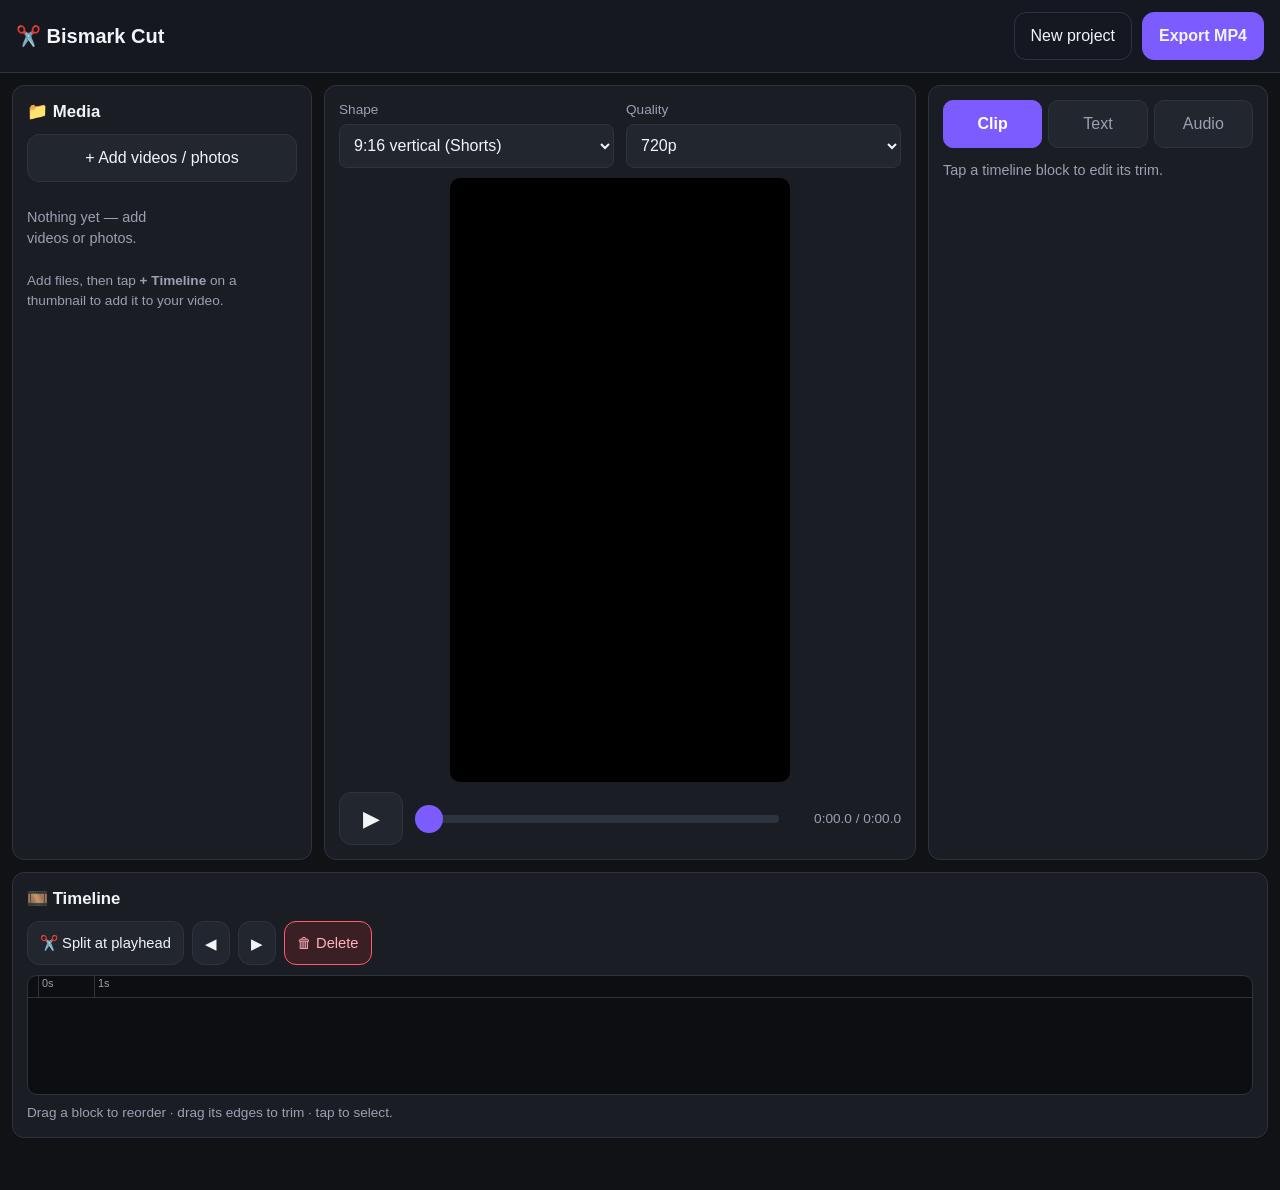
<file: index.html>
<!DOCTYPE html>
<html lang="en">
<head>
<meta charset="UTF-8">
<meta name="viewport" content="width=device-width, initial-scale=1, maximum-scale=1, user-scalable=no">
<title>Bismark Cut — Simple Video Editor</title>
<link rel="stylesheet" href="styles.css">
<script type="importmap">
{
  "imports": {
    "@ffmpeg/ffmpeg": "https://cdn.jsdelivr.net/npm/@ffmpeg/ffmpeg@0.12.15/dist/esm/index.js",
    "@ffmpeg/util": "https://cdn.jsdelivr.net/npm/@ffmpeg/util@0.12.2/dist/esm/index.js"
  }
}
</script>
</head>
<body>
<header class="topbar">
  <div class="logo">✂️ Bismark Cut</div>
  <div class="top-actions">
    <button id="btn-new" class="btn ghost">New project</button>
    <button id="btn-export" class="btn primary">Export MP4</button>
  </div>
</header>

<main class="layout">
  <!-- MEDIA BIN -->
  <section class="panel" id="media-panel">
    <h2>📁 Media</h2>
    <button id="btn-add-media" class="btn wide">+ Add videos / photos</button>
    <input type="file" id="file-media" accept="video/*,image/*" multiple hidden>
    <div id="media-bin" class="media-bin"></div>
    <p class="hint">Add files, then tap <b>+ Timeline</b> on a thumbnail to add it to your video.</p>
  </section>

  <!-- PREVIEW -->
  <section class="panel" id="preview-panel">
    <div class="settings-row">
      <label>Shape
        <select id="sel-aspect">
          <option value="9:16" selected>9:16 vertical (Shorts)</option>
          <option value="16:9">16:9 widescreen</option>
          <option value="1:1">1:1 square</option>
        </select>
      </label>
      <label>Quality
        <select id="sel-res">
          <option value="720p" selected>720p</option>
          <option value="1080p">1080p</option>
        </select>
      </label>
    </div>
    <div id="stage-wrap">
      <div id="stage">
        <video id="preview-video" playsinline preload="auto"></video>
        <img id="preview-img" alt="" hidden>
        <div id="overlay-layer"></div>
      </div>
    </div>
    <div class="transport">
      <button id="btn-play" class="btn big" aria-label="Play or pause">▶</button>
      <input type="range" id="seek" min="0" max="1000" value="0" step="1" aria-label="Seek">
      <span id="time-display">0:00 / 0:00</span>
    </div>
  </section>

  <!-- TIMELINE -->
  <section class="panel" id="timeline-panel">
    <h2>🎞️ Timeline</h2>
    <div class="tl-toolbar">
      <button id="btn-split" class="btn">✂️ Split at playhead</button>
      <button id="btn-move-left" class="btn" title="Move clip left">◀</button>
      <button id="btn-move-right" class="btn" title="Move clip right">▶</button>
      <button id="btn-del-clip" class="btn danger">🗑 Delete</button>
    </div>
    <div id="tl-scroll">
      <div id="tl-inner">
        <div id="tl-ruler"></div>
        <div id="tl-track"></div>
        <div id="tl-playhead" hidden></div>
      </div>
    </div>
    <p class="hint">Drag a block to reorder · drag its edges to trim · tap to select.</p>
  </section>

  <!-- INSPECTOR -->
  <section class="panel" id="inspector">
    <div class="tabs" role="tablist">
      <button class="tab active" data-tab="clip">Clip</button>
      <button class="tab" data-tab="text">Text</button>
      <button class="tab" data-tab="audio">Audio</button>
    </div>

    <div id="tab-clip" class="tabpage">
      <div id="clip-empty" class="empty-note">Tap a timeline block to edit its trim.</div>
      <div id="clip-editor" hidden>
        <p class="clip-name" id="clip-name"></p>
        <label>Trim start <span id="ts-val"></span>
          <input type="range" id="trim-start" min="0" max="100" step="0.05" value="0">
        </label>
        <label>Trim end <span id="te-val"></span>
          <input type="range" id="trim-end" min="0" max="100" step="0.05" value="0">
        </label>
        <label id="img-dur-row" hidden>Photo length (sec)
          <input type="number" id="img-dur" min="0.5" max="30" step="0.5" value="3">
        </label>
        <p class="hint">Clip plays <b id="clip-len"></b> in the final video.</p>
      </div>
    </div>

    <div id="tab-text" class="tabpage" hidden>
      <button id="btn-add-text" class="btn wide">+ Add caption</button>
      <div id="overlay-list"></div>
      <div id="text-editor" class="card" hidden>
        <label>Text
          <textarea id="ov-text" rows="2" placeholder="watch me be cool"></textarea>
        </label>
        <div class="row2">
          <label>Starts (sec)<input type="number" id="ov-start" min="0" step="0.1" value="0"></label>
          <label>Ends (sec)<input type="number" id="ov-end" min="0" step="0.1" value="2"></label>
        </div>
        <label>Position</label>
        <div class="pos-row">
          <button class="btn pos-btn" data-pos="top">Top</button>
          <button class="btn pos-btn" data-pos="center">Center</button>
          <button class="btn pos-btn" data-pos="bottom">Bottom</button>
        </div>
        <p class="hint">Or drag the caption on the preview to place it anywhere.</p>
        <div class="row2">
          <label>Size<input type="range" id="ov-size" min="20" max="120" value="56"></label>
          <label>Color<input type="color" id="ov-color" value="#ffffff"></label>
        </div>
        <label class="check"><input type="checkbox" id="ov-bg"> Dark box behind text</label>
        <div class="row2">
          <button id="ov-done" class="btn primary">Done</button>
          <button id="ov-delete" class="btn danger">Delete</button>
        </div>
      </div>
    </div>

    <div id="tab-audio" class="tabpage" hidden>
      <button id="btn-add-music" class="btn wide">+ Add background music</button>
      <input type="file" id="file-music" accept="audio/*" hidden>
      <div id="music-info" class="card" hidden>
        <p class="clip-name" id="music-name"></p>
        <label>Music volume
          <input type="range" id="music-vol" min="0" max="1" step="0.05" value="0.5">
        </label>
        <label class="check"><input type="checkbox" id="mute-orig"> Mute original clip sound</label>
        <button id="btn-del-music" class="btn danger">Remove music</button>
      </div>
      <p class="hint">Music plays under your whole video. Original clip sound stays unless muted.</p>
    </div>
  </section>
</main>

<!-- EXPORT MODAL -->
<div id="export-modal" class="modal" hidden>
  <div class="modal-card">
    <h2 id="exp-title">Exporting video…</h2>
    <div class="progress"><div id="exp-bar"></div></div>
    <p id="exp-status">Getting ready…</p>
    <pre id="exp-log"></pre>
    <a id="exp-download" class="btn primary wide" hidden>⬇ Download MP4</a>
    <button id="exp-close" class="btn ghost wide">Close</button>
  </div>
</div>

<script src="app.js"></script>
<script src="export.js"></script>
</body>
</html>
</file>
<file: styles.css>
:root{
  --bg:#101216; --panel:#1a1d24; --panel2:#22262f; --line:#2e3340;
  --text:#f2f4f8; --dim:#9aa1b2; --accent:#7c5cff; --accent2:#00d4a4;
  --danger:#ff5d6c; --radius:12px;
}
*{box-sizing:border-box; -webkit-tap-highlight-color:transparent;}
html,body{margin:0;padding:0;}
body{
  background:var(--bg); color:var(--text);
  font-family:-apple-system,BlinkMacSystemFont,"Segoe UI",Roboto,Helvetica,Arial,sans-serif;
  font-size:16px; line-height:1.45; padding-bottom:40px;
}
h2{font-size:1.05rem;margin:0 0 10px;}
.topbar{
  display:flex;justify-content:space-between;align-items:center;
  padding:12px 16px;background:#151820;border-bottom:1px solid var(--line);
  position:sticky;top:0;z-index:50;
}
.logo{font-size:1.25rem;font-weight:800;}
.top-actions{display:flex;gap:10px;}
.btn{
  background:var(--panel2);color:var(--text);border:1px solid var(--line);
  border-radius:var(--radius);padding:12px 16px;font-size:1rem;cursor:pointer;
  min-height:48px;touch-action:manipulation;
}
.btn:active{transform:scale(.97);}
.btn.primary{background:var(--accent);border-color:var(--accent);font-weight:700;}
.btn.danger{background:#3a1f24;border-color:var(--danger);color:#ffb3ba;}
.btn.ghost{background:transparent;}
.btn.wide{width:100%;margin-bottom:10px;}
.btn.big{font-size:1.4rem;min-width:64px;}
.btn:disabled{opacity:.45;cursor:default;}
.layout{
  display:grid;gap:12px;padding:12px;max-width:1400px;margin:0 auto;
  grid-template-columns:300px 1fr 340px;
  grid-template-areas:"media preview inspector" "timeline timeline timeline";
}
#media-panel{grid-area:media;}
#preview-panel{grid-area:preview;}
#timeline-panel{grid-area:timeline;}
#inspector{grid-area:inspector;}
.panel{background:var(--panel);border:1px solid var(--line);border-radius:var(--radius);padding:14px;}
.hint{color:var(--dim);font-size:.85rem;margin:8px 0 0;}
.empty-note{color:var(--dim);font-size:.9rem;}

/* media bin */
.media-bin{display:grid;grid-template-columns:repeat(2,1fr);gap:10px;}
.media-item{
  background:var(--panel2);border:2px solid var(--line);border-radius:10px;
  overflow:hidden;cursor:pointer;position:relative;
}
.media-item img,.media-item video{width:100%;height:76px;object-fit:cover;display:block;pointer-events:none;}
.media-item .mname{font-size:.72rem;color:var(--dim);padding:4px 6px;white-space:nowrap;overflow:hidden;text-overflow:ellipsis;}
.media-item .madd{
  display:block;width:100%;border:0;background:var(--accent);color:#fff;
  font-size:.85rem;font-weight:700;padding:8px;cursor:pointer;min-height:40px;
}

/* preview */
.settings-row{display:flex;gap:12px;margin-bottom:10px;flex-wrap:wrap;}
.settings-row label{font-size:.85rem;color:var(--dim);display:flex;flex-direction:column;gap:4px;flex:1;min-width:140px;}
select,input[type=number],textarea{
  background:var(--panel2);color:var(--text);border:1px solid var(--line);
  border-radius:8px;padding:10px;font-size:1rem;min-height:44px;
}
#stage-wrap{display:flex;justify-content:center;}
#stage{
  position:relative;background:#000;border-radius:10px;overflow:hidden;
  width:min(100%,340px);aspect-ratio:9/16;touch-action:none;
}
#stage.ar-169{aspect-ratio:16/9;width:min(100%,560px);}
#stage.ar-11{aspect-ratio:1/1;width:min(100%,380px);}
#preview-video,#preview-img{position:absolute;inset:0;width:100%;height:100%;object-fit:contain;}
#overlay-layer{position:absolute;inset:0;pointer-events:none;}
.ov{
  position:absolute;pointer-events:auto;cursor:move;user-select:none;-webkit-user-select:none;
  font-weight:800;color:#fff;white-space:pre-wrap;text-align:center;line-height:1.25;
  text-shadow:-2px -2px 0 #000,2px -2px 0 #000,-2px 2px 0 #000,2px 2px 0 #000,
              0 -2px 0 #000,0 2px 0 #000,-2px 0 0 #000,2px 0 0 #000;
  max-width:92%;
}
.ov.hidden{display:none;}
.ov.selected{outline:2px dashed var(--accent2);outline-offset:4px;}
.ov.withbg{background:rgba(0,0,0,.55);border-radius:8px;padding:4px 10px;text-shadow:none;}
.ov.pos-top{left:50%;top:8%;transform:translateX(-50%);}
.ov.pos-center{left:50%;top:50%;transform:translate(-50%,-50%);}
.ov.pos-bottom{left:50%;top:82%;transform:translate(-50%,-50%);}
.transport{display:flex;align-items:center;gap:10px;margin-top:10px;}
.transport input[type=range]{flex:1;}
#time-display{font-size:.85rem;color:var(--dim);white-space:nowrap;min-width:110px;text-align:right;}
input[type=range]{-webkit-appearance:none;appearance:none;height:44px;background:transparent;width:100%;}
input[type=range]::-webkit-slider-runnable-track{height:8px;background:var(--line);border-radius:4px;}
input[type=range]::-webkit-slider-thumb{-webkit-appearance:none;width:28px;height:28px;border-radius:50%;background:var(--accent);margin-top:-10px;}
input[type=range]::-moz-range-track{height:8px;background:var(--line);border-radius:4px;}
input[type=range]::-moz-range-thumb{width:28px;height:28px;border:none;border-radius:50%;background:var(--accent);}

/* timeline */
.tl-toolbar{display:flex;gap:8px;flex-wrap:wrap;margin-bottom:10px;}
.tl-toolbar .btn{padding:10px 12px;min-height:44px;font-size:.92rem;}
#tl-scroll{overflow-x:auto;background:#0c0e12;border:1px solid var(--line);border-radius:10px;position:relative;}
#tl-inner{position:relative;min-height:118px;min-width:100%;}
#tl-ruler{height:22px;position:relative;border-bottom:1px solid var(--line);}
.tick{position:absolute;top:0;font-size:.68rem;color:var(--dim);border-left:1px solid var(--line);padding-left:3px;height:22px;}
#tl-track{display:flex;gap:6px;padding:12px 10px;align-items:stretch;min-height:74px;}
.clip-block{
  position:relative;background:linear-gradient(180deg,#3b3f8f,#2a2d63);
  border:2px solid #555ad0;border-radius:10px;min-width:70px;height:64px;
  display:flex;align-items:center;justify-content:center;cursor:grab;flex:0 0 auto;
  overflow:hidden;touch-action:pan-x pan-y;
}
.clip-block.img{background:linear-gradient(180deg,#2f6f5e,#214f43);border-color:#3fa184;}
.clip-block.selected{border-color:var(--accent2);box-shadow:0 0 0 2px var(--accent2);}
.clip-block .cname{font-size:.72rem;padding:0 26px;text-align:center;white-space:nowrap;overflow:hidden;text-overflow:ellipsis;pointer-events:none;}
.clip-block .cdur{position:absolute;bottom:2px;right:6px;font-size:.65rem;color:#cfd3e0;pointer-events:none;}
.handle{
  position:absolute;top:0;bottom:0;width:26px;background:rgba(255,255,255,.22);
  display:flex;align-items:center;justify-content:center;cursor:ew-resize;z-index:2;
  font-size:.8rem;color:#fff;touch-action:none;
}
.handle.left{left:0;border-radius:8px 0 0 8px;}
.handle.right{right:0;border-radius:0 8px 8px 0;}
.handle:active{background:var(--accent);}
#tl-playhead{
  position:absolute;top:0;bottom:0;width:2px;background:#ffcf3f;z-index:5;pointer-events:none;
}
#tl-playhead::before{
  content:"";position:absolute;top:0;left:-6px;border:7px solid transparent;border-top:10px solid #ffcf3f;
}

/* inspector */
.tabs{display:flex;gap:6px;margin-bottom:12px;}
.tab{
  flex:1;background:var(--panel2);border:1px solid var(--line);color:var(--dim);
  border-radius:10px;padding:12px;font-size:1rem;cursor:pointer;min-height:48px;
}
.tab.active{background:var(--accent);color:#fff;border-color:var(--accent);font-weight:700;}
.tabpage label{display:block;font-size:.9rem;color:var(--dim);margin:10px 0;}
.tabpage label input,.tabpage label textarea,.tabpage label select{width:100%;margin-top:4px;color:var(--text);}
.tabpage label.check{display:flex;align-items:center;gap:10px;color:var(--text);font-size:1rem;}
.tabpage label.check input{width:24px;height:24px;min-height:0;}
.clip-name{font-weight:700;margin:0 0 4px;word-break:break-all;}
.card{background:var(--panel2);border:1px solid var(--line);border-radius:10px;padding:12px;margin-top:10px;}
.row2{display:flex;gap:10px;}
.row2>*{flex:1;}
.pos-row{display:flex;gap:8px;margin:6px 0;}
.pos-btn{flex:1;min-height:44px;}
.pos-btn.on{background:var(--accent);border-color:var(--accent);}
#overlay-list{display:flex;flex-direction:column;gap:8px;margin-top:10px;}
.ov-item{
  display:flex;justify-content:space-between;align-items:center;gap:8px;
  background:var(--panel2);border:1px solid var(--line);border-radius:8px;padding:8px 10px;
}
.ov-item span{flex:1;font-size:.85rem;white-space:nowrap;overflow:hidden;text-overflow:ellipsis;}
.ov-item button{min-height:40px;padding:6px 10px;font-size:.85rem;}

/* modal */
.modal{
  position:fixed;inset:0;background:rgba(0,0,0,.7);z-index:100;
  display:flex;align-items:center;justify-content:center;padding:16px;
}
.modal[hidden]{display:none;}
.modal-card{
  background:var(--panel);border:1px solid var(--line);border-radius:14px;
  padding:20px;width:min(560px,100%);max-height:90vh;overflow:auto;
}
.progress{height:16px;background:#0c0e12;border-radius:8px;overflow:hidden;margin:12px 0;}
#exp-bar{height:100%;width:0%;background:linear-gradient(90deg,var(--accent),var(--accent2));transition:width .2s;}
#exp-status{color:var(--dim);}
#exp-log{
  background:#0c0e12;border:1px solid var(--line);border-radius:8px;color:#9fd6a4;
  font-size:.72rem;max-height:150px;overflow:auto;padding:8px;white-space:pre-wrap;
}
#exp-download{display:block;text-align:center;text-decoration:none;margin:10px 0;}

/* responsive */
.toast{
  position:fixed;left:50%;bottom:24px;transform:translateX(-50%) translateY(20px);
  background:#2a2e38;border:1px solid var(--line);color:var(--text);
  padding:12px 20px;border-radius:12px;z-index:200;opacity:0;pointer-events:none;
  transition:opacity .2s,transform .2s;font-size:.95rem;max-width:90vw;text-align:center;
}
.toast.show{opacity:1;transform:translateX(-50%) translateY(0);}
@media (max-width:1080px){
  .layout{grid-template-columns:1fr 1fr;grid-template-areas:"preview preview" "media inspector" "timeline timeline";}
}
@media (max-width:700px){
  body{font-size:15px;}
  .layout{grid-template-columns:1fr;grid-template-areas:"preview" "timeline" "media" "inspector";padding:8px;}
  #stage{width:min(100%,300px);}
  .topbar{padding:10px;}
  .logo{font-size:1.05rem;}
  .btn{min-height:52px;}
  .media-bin{grid-template-columns:repeat(3,1fr);}
  .clip-block{height:72px;}
}
</file>
